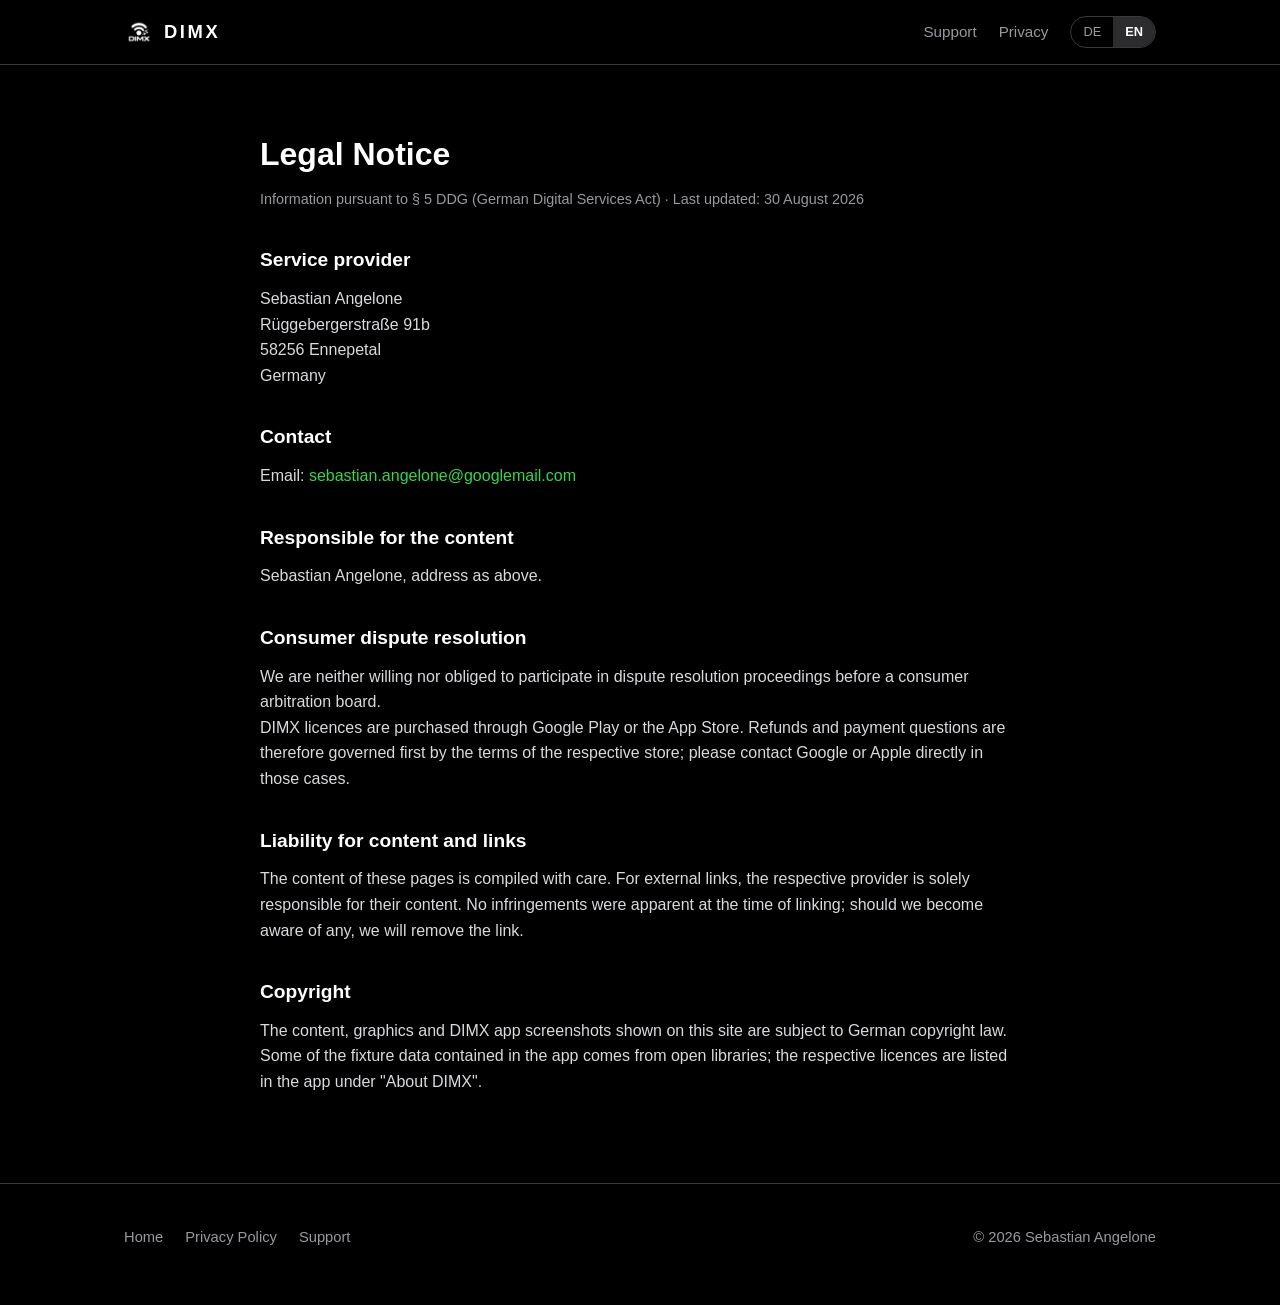
<file: impressum.html>
<!DOCTYPE html>
<html lang="de" data-lang="de">
<head>
  <meta charset="utf-8">
  <meta name="viewport" content="width=device-width, initial-scale=1">
  <title>Impressum · Legal Notice — DIMX</title>
  <meta name="description" content="Impressum und Anbieterkennzeichnung der DIMX App. Legal notice for the DIMX app.">
  <link rel="icon" type="image/png" href="assets/icon.png">
  <link rel="stylesheet" href="style.css?v=3">
  <script src="lang.js?v=3"></script>
</head>
<body>

<header>
  <div class="wrap nav">
    <a class="brand" href="index.html"><img src="assets/icon.png" alt="DIMX icon">DIMX</a>
    <nav class="links">
      <a href="support.html">Support</a>
      <a href="privacy.html" lang-de>Datenschutz</a>
      <a href="privacy.html" lang-en>Privacy</a>
      <div class="lang-switch" role="group" aria-label="Language">
        <button type="button" data-lang="de" onclick="setLang('de')">DE</button>
        <button type="button" data-lang="en" onclick="setLang('en')">EN</button>
      </div>
    </nav>
  </div>
</header>

<main class="wrap legal">

  <!-- ── Deutsch ─────────────────────────────────────────── -->
  <div lang-de>
    <h1>Impressum</h1>
    <p class="updated">Angaben gemäß § 5 DDG · Stand: 30. August 2026</p>

    <h2>Diensteanbieter</h2>
    <p>Sebastian Angelone<br>
    Rüggebergerstraße 91b<br>
    58256 Ennepetal<br>
    Deutschland</p>

    <h2>Kontakt</h2>
    <p>E-Mail: <a href="mailto:sebastian.angelone@googlemail.com">sebastian.angelone@googlemail.com</a></p>
    <!-- Optional: Telefonnummer ergänzen. § 5 DDG verlangt eine schnelle elektronische
         Kontaktaufnahme; eine zügig beantwortete E-Mail-Adresse genügt dafür. -->

    <!-- Sobald eine USt-IdNr. vorliegt, diesen Abschnitt einfügen:
    <h2>Umsatzsteuer</h2>
    <p>Umsatzsteuer-Identifikationsnummer gemäß § 27a UStG: DE000000000</p>
    -->

    <h2>Verantwortlich für den Inhalt</h2>
    <p>Sebastian Angelone, Anschrift wie oben.</p>

    <h2>Verbraucherstreitbeilegung</h2>
    <p>Wir sind nicht bereit und nicht verpflichtet, an Streitbeilegungsverfahren vor einer
    Verbraucherschlichtungsstelle teilzunehmen.</p>
    <p>Käufe der DIMX-Lizenzen werden über Google Play bzw. den App Store abgewickelt. Für
    Rückerstattungen und Zahlungsfragen gelten daher zuerst die Bedingungen des jeweiligen Stores;
    wende dich in diesen Fällen bitte direkt an Google oder Apple.</p>

    <h2>Haftung für Inhalte und Links</h2>
    <p>Die Inhalte dieser Seiten werden mit Sorgfalt erstellt. Für externe Links gilt: Für deren
    Inhalte ist ausschließlich der jeweilige Anbieter verantwortlich. Zum Zeitpunkt der Verlinkung
    waren keine Rechtsverstöße erkennbar; werden uns solche bekannt, entfernen wir den Link.</p>

    <h2>Urheberrecht</h2>
    <p>Die auf dieser Seite gezeigten Inhalte, Grafiken und Screenshots der DIMX-App unterliegen
    dem deutschen Urheberrecht. Die in der App enthaltenen Fixture-Daten stammen teilweise aus
    offenen Bibliotheken; die jeweiligen Lizenzen sind in der App unter „Über DIMX" aufgeführt.</p>
  </div>

  <!-- ── English ─────────────────────────────────────────── -->
  <div lang-en>
    <h1>Legal Notice</h1>
    <p class="updated">Information pursuant to § 5 DDG (German Digital Services Act) &middot; Last updated: 30 August 2026</p>

    <h2>Service provider</h2>
    <p>Sebastian Angelone<br>
    Rüggebergerstraße 91b<br>
    58256 Ennepetal<br>
    Germany</p>

    <h2>Contact</h2>
    <p>Email: <a href="mailto:sebastian.angelone@googlemail.com">sebastian.angelone@googlemail.com</a></p>

    <h2>Responsible for the content</h2>
    <p>Sebastian Angelone, address as above.</p>

    <h2>Consumer dispute resolution</h2>
    <p>We are neither willing nor obliged to participate in dispute resolution proceedings before
    a consumer arbitration board.</p>
    <p>DIMX licences are purchased through Google Play or the App Store. Refunds and payment
    questions are therefore governed first by the terms of the respective store; please contact
    Google or Apple directly in those cases.</p>

    <h2>Liability for content and links</h2>
    <p>The content of these pages is compiled with care. For external links, the respective
    provider is solely responsible for their content. No infringements were apparent at the time
    of linking; should we become aware of any, we will remove the link.</p>

    <h2>Copyright</h2>
    <p>The content, graphics and DIMX app screenshots shown on this site are subject to German
    copyright law. Some of the fixture data contained in the app comes from open libraries; the
    respective licences are listed in the app under "About DIMX".</p>
  </div>

</main>

<footer>
  <div class="wrap">
    <div class="foot-links">
      <a href="index.html" lang-de>Startseite</a>
      <a href="index.html" lang-en>Home</a>
      <a href="privacy.html" lang-de>Datenschutz</a>
      <a href="privacy.html" lang-en>Privacy Policy</a>
      <a href="support.html">Support</a>
    </div>
    <span class="copyright">© 2026 Sebastian Angelone</span>
  </div>
</footer>

</body>
</html>
</file>
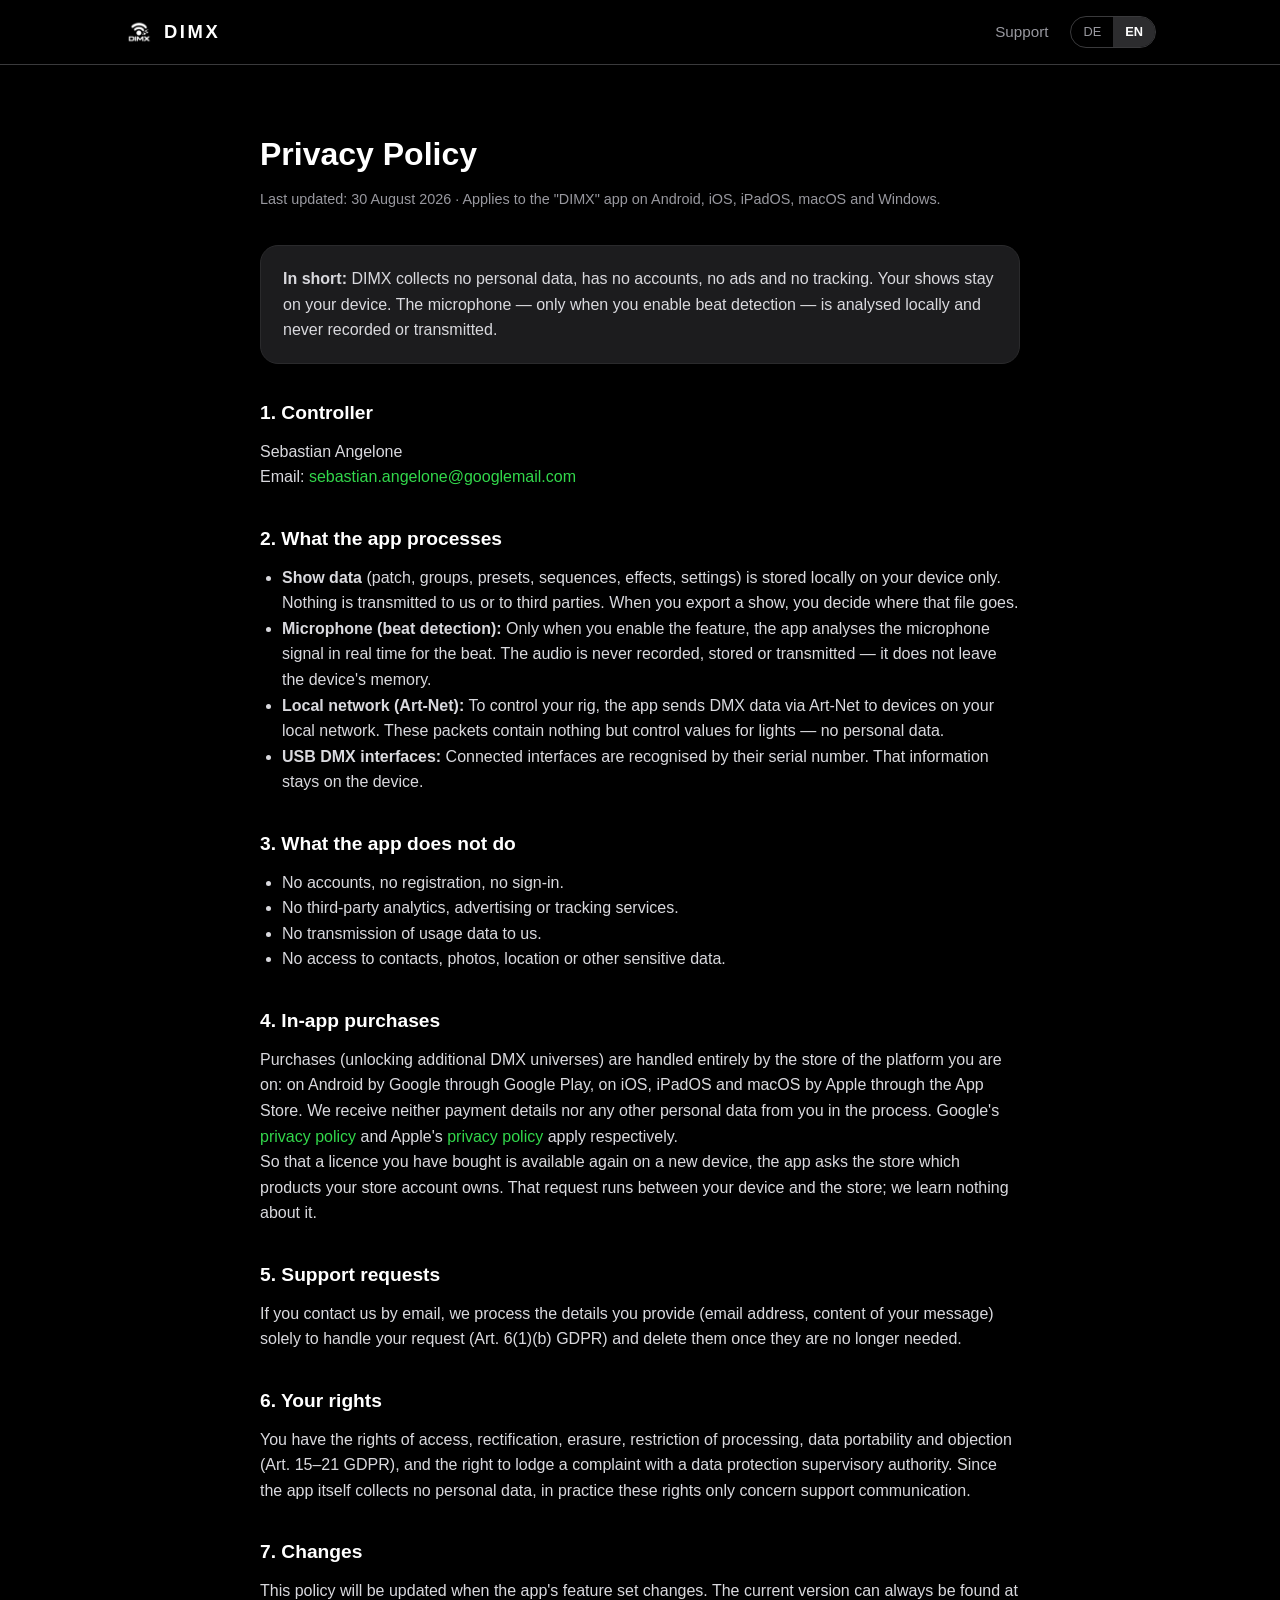
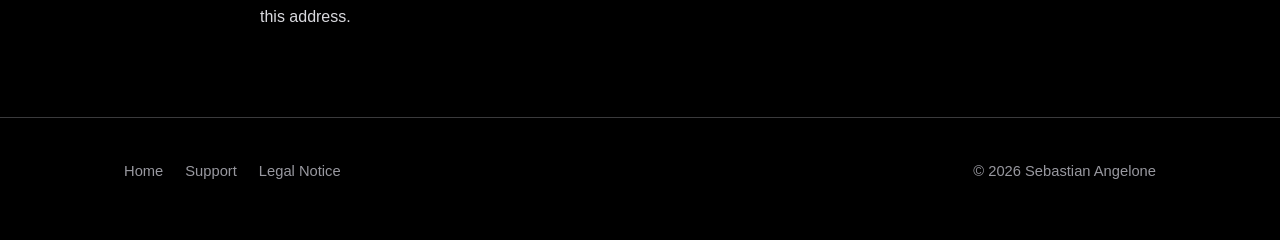
<file: privacy.html>
<!DOCTYPE html>
<html lang="de" data-lang="de">
<head>
  <meta charset="utf-8">
  <meta name="viewport" content="width=device-width, initial-scale=1">
  <title>Datenschutz · Privacy — DIMX</title>
  <meta name="description" content="Datenschutzerklärung der DIMX App. Privacy policy of the DIMX app.">
  <link rel="icon" type="image/png" href="assets/icon.png">
  <link rel="stylesheet" href="style.css?v=3">
  <script src="lang.js?v=3"></script>
</head>
<body>

<header>
  <div class="wrap nav">
    <a class="brand" href="index.html"><img src="assets/icon.png" alt="DIMX icon">DIMX</a>
    <nav class="links">
      <a href="support.html">Support</a>
      <div class="lang-switch" role="group" aria-label="Language">
        <button type="button" data-lang="de" onclick="setLang('de')">DE</button>
        <button type="button" data-lang="en" onclick="setLang('en')">EN</button>
      </div>
    </nav>
  </div>
</header>

<main class="wrap legal">

  <!-- ── Deutsch ─────────────────────────────────────────── -->
  <div lang-de>
    <h1>Datenschutzerklärung</h1>
    <p class="updated">Stand: 30. August 2026 · Gilt für die App „DIMX" auf Android, iOS, iPadOS, macOS und Windows.</p>

    <div class="box">
      <p><strong>Kurz gesagt:</strong> DIMX erhebt keine personenbezogenen Daten, legt keine Konten an,
      enthält keine Werbung und kein Tracking. Deine Shows bleiben auf deinem Gerät.
      Das Mikrofon wird — nur wenn du die Beat-Erkennung einschaltest — lokal ausgewertet
      und nie aufgezeichnet oder übertragen.</p>
    </div>

    <h2>1. Verantwortlicher</h2>
    <p>Sebastian Angelone<br>
    E-Mail: <a href="mailto:sebastian.angelone@googlemail.com">sebastian.angelone@googlemail.com</a></p>

    <h2>2. Welche Daten die App verarbeitet</h2>
    <ul>
      <li><strong>Show-Daten</strong> (Patch, Gruppen, Presets, Sequenzen, Effekte, Einstellungen):
      werden ausschließlich lokal auf deinem Gerät gespeichert. Es findet keine Übertragung an uns
      oder Dritte statt. Exportierst du eine Show, entscheidest du selbst, wohin die Datei geht.</li>
      <li><strong>Mikrofon (Beat-Erkennung):</strong> Nur wenn du die Funktion aktivierst, analysiert die
      App das Mikrofonsignal in Echtzeit auf den Takt. Das Audio wird dabei weder aufgezeichnet noch
      gespeichert noch übertragen — es verlässt den Arbeitsspeicher des Geräts nicht.</li>
      <li><strong>Lokales Netzwerk (Art-Net):</strong> Zum Steuern deiner Lichtanlage sendet die App
      DMX-Daten per Art-Net an Geräte in deinem lokalen Netzwerk. Diese Pakete enthalten
      ausschließlich Steuerwerte für Lampen, keine personenbezogenen Daten.</li>
      <li><strong>USB-DMX-Interfaces:</strong> Angeschlossene Interfaces werden anhand ihrer
      Seriennummer wiedererkannt. Diese Information bleibt auf dem Gerät.</li>
    </ul>

    <h2>3. Was die App nicht tut</h2>
    <ul>
      <li>Keine Konten, keine Registrierung, keine Anmeldung.</li>
      <li>Keine Analyse-, Werbe- oder Tracking-Dienste von Drittanbietern.</li>
      <li>Keine Übertragung von Nutzungsdaten an uns.</li>
      <li>Kein Zugriff auf Kontakte, Fotos, Standort oder andere sensible Daten.</li>
    </ul>

    <h2>4. In-App-Käufe</h2>
    <p>Käufe (Freischaltung weiterer DMX-Universen) werden vollständig vom Store der jeweiligen
    Plattform abgewickelt: auf Android von Google über Google Play, auf iOS, iPadOS und macOS von
    Apple über den App Store. Wir erhalten dabei weder Zahlungsdaten noch andere personenbezogene
    Daten von dir. Es gelten die
    <a href="https://policies.google.com/privacy" rel="noopener">Datenschutzerklärung von Google</a>
    bzw. die
    <a href="https://www.apple.com/legal/privacy/" rel="noopener">Datenschutzrichtlinie von Apple</a>.</p>

    <p>Damit eine einmal gekaufte Lizenz auf einem neuen Gerät wieder zur Verfügung steht, fragt die
    App beim Store nach, welche Produkte dein Store-Konto besitzt. Diese Abfrage läuft zwischen
    deinem Gerät und dem Store; wir erfahren davon nichts.</p>

    <h2>5. Support-Anfragen</h2>
    <p>Wenn du uns per E-Mail kontaktierst, verarbeiten wir die von dir übermittelten Angaben
    (E-Mail-Adresse, Inhalt der Nachricht) ausschließlich zur Bearbeitung deiner Anfrage
    (Art. 6 Abs. 1 lit. b DSGVO) und löschen sie, sobald sie nicht mehr benötigt werden.</p>

    <h2>6. Deine Rechte</h2>
    <p>Dir stehen die Rechte auf Auskunft, Berichtigung, Löschung, Einschränkung der Verarbeitung,
    Datenübertragbarkeit und Widerspruch zu (Art. 15–21 DSGVO) sowie das Recht auf Beschwerde bei
    einer Datenschutz-Aufsichtsbehörde. Da die App selbst keine personenbezogenen Daten erhebt,
    betreffen diese Rechte in der Praxis nur die Support-Kommunikation.</p>

    <h2>7. Änderungen</h2>
    <p>Diese Erklärung wird angepasst, wenn sich der Funktionsumfang der App ändert. Die jeweils
    aktuelle Fassung findest du unter dieser Adresse.</p>
  </div>

  <!-- ── English ─────────────────────────────────────────── -->
  <div lang-en>
    <h1>Privacy Policy</h1>
    <p class="updated">Last updated: 30 August 2026 &middot; Applies to the "DIMX" app on Android, iOS, iPadOS, macOS and Windows.</p>

    <div class="box">
      <p><strong>In short:</strong> DIMX collects no personal data, has no accounts, no ads and no
      tracking. Your shows stay on your device. The microphone — only when you enable beat
      detection — is analysed locally and never recorded or transmitted.</p>
    </div>

    <h2>1. Controller</h2>
    <p>Sebastian Angelone<br>
    Email: <a href="mailto:sebastian.angelone@googlemail.com">sebastian.angelone@googlemail.com</a></p>

    <h2>2. What the app processes</h2>
    <ul>
      <li><strong>Show data</strong> (patch, groups, presets, sequences, effects, settings) is stored
      locally on your device only. Nothing is transmitted to us or to third parties. When you export
      a show, you decide where that file goes.</li>
      <li><strong>Microphone (beat detection):</strong> Only when you enable the feature, the app
      analyses the microphone signal in real time for the beat. The audio is never recorded, stored
      or transmitted — it does not leave the device's memory.</li>
      <li><strong>Local network (Art-Net):</strong> To control your rig, the app sends DMX data via
      Art-Net to devices on your local network. These packets contain nothing but control values for
      lights — no personal data.</li>
      <li><strong>USB DMX interfaces:</strong> Connected interfaces are recognised by their serial
      number. That information stays on the device.</li>
    </ul>

    <h2>3. What the app does not do</h2>
    <ul>
      <li>No accounts, no registration, no sign-in.</li>
      <li>No third-party analytics, advertising or tracking services.</li>
      <li>No transmission of usage data to us.</li>
      <li>No access to contacts, photos, location or other sensitive data.</li>
    </ul>

    <h2>4. In-app purchases</h2>
    <p>Purchases (unlocking additional DMX universes) are handled entirely by the store of the
    platform you are on: on Android by Google through Google Play, on iOS, iPadOS and macOS by
    Apple through the App Store. We receive neither payment details nor any other personal data
    from you in the process. Google's
    <a href="https://policies.google.com/privacy" rel="noopener">privacy policy</a> and Apple's
    <a href="https://www.apple.com/legal/privacy/" rel="noopener">privacy policy</a> apply
    respectively.</p>

    <p>So that a licence you have bought is available again on a new device, the app asks the store
    which products your store account owns. That request runs between your device and the store; we
    learn nothing about it.</p>

    <h2>5. Support requests</h2>
    <p>If you contact us by email, we process the details you provide (email address, content of
    your message) solely to handle your request (Art. 6(1)(b) GDPR) and delete them once they are
    no longer needed.</p>

    <h2>6. Your rights</h2>
    <p>You have the rights of access, rectification, erasure, restriction of processing, data
    portability and objection (Art. 15–21 GDPR), and the right to lodge a complaint with a data
    protection supervisory authority. Since the app itself collects no personal data, in practice
    these rights only concern support communication.</p>

    <h2>7. Changes</h2>
    <p>This policy will be updated when the app's feature set changes. The current version can
    always be found at this address.</p>
  </div>

</main>

<footer>
  <div class="wrap">
    <div class="foot-links">
      <a href="index.html" lang-de>Startseite</a>
      <a href="index.html" lang-en>Home</a>
      <a href="support.html">Support</a>
      <a href="impressum.html" lang-de>Impressum</a>
      <a href="impressum.html" lang-en>Legal Notice</a>
    </div>
    <span class="copyright">© 2026 Sebastian Angelone</span>
  </div>
</footer>

</body>
</html>
</file>
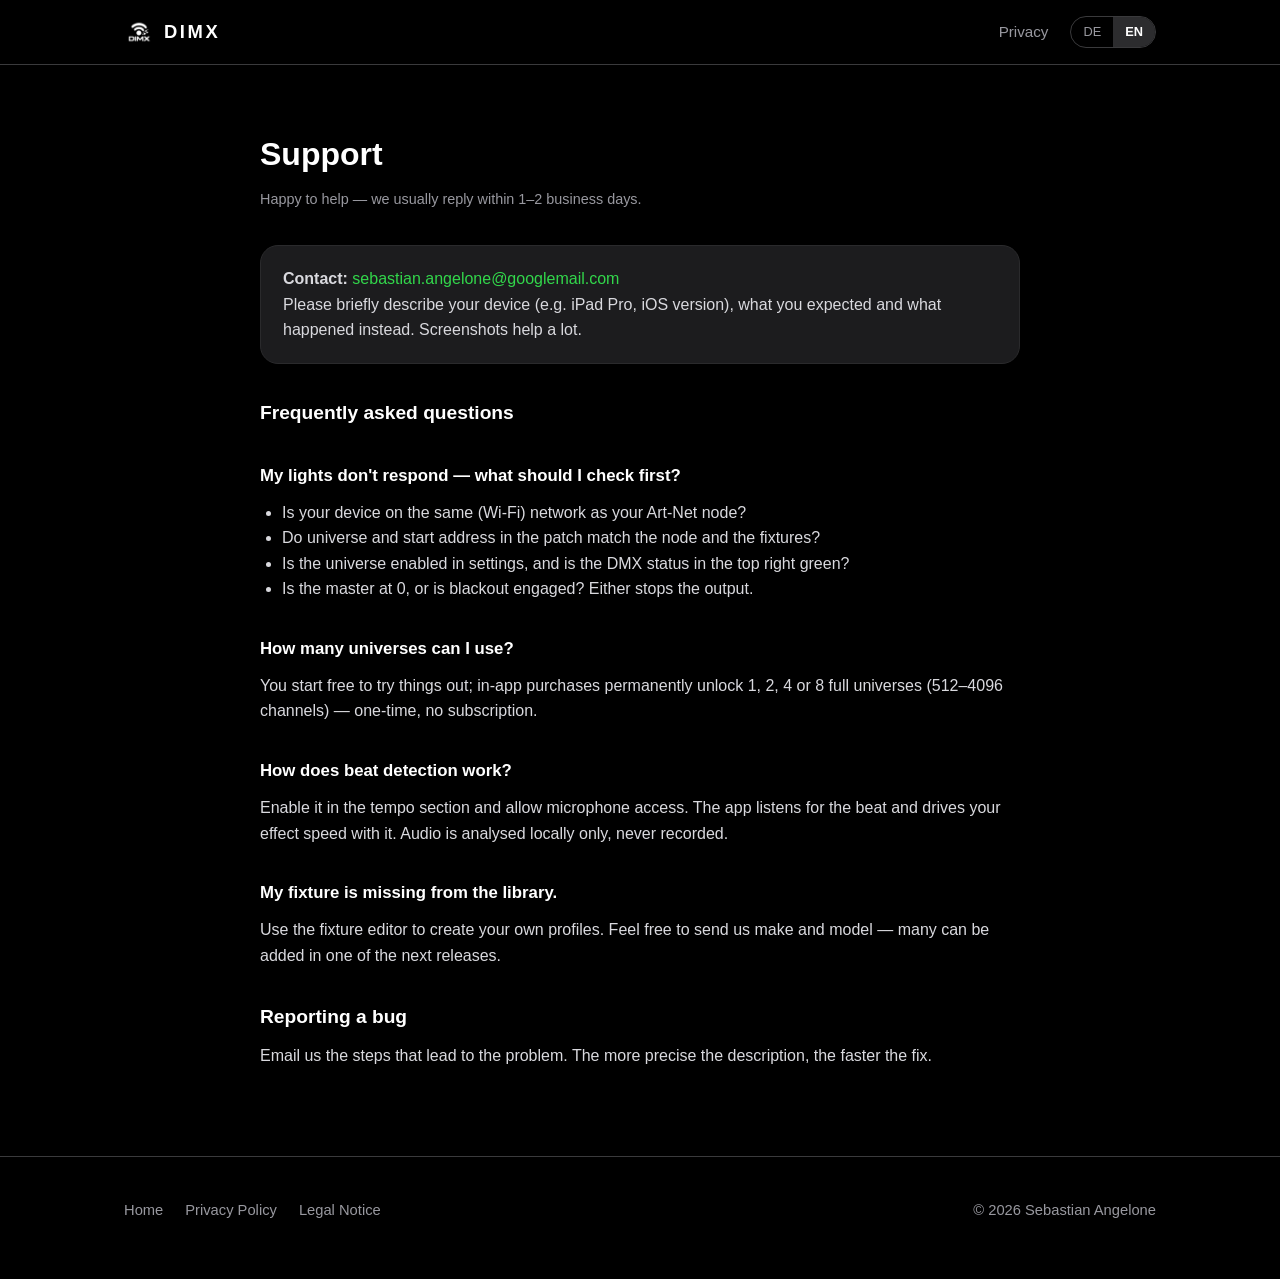
<file: support.html>
<!DOCTYPE html>
<html lang="de" data-lang="de">
<head>
  <meta charset="utf-8">
  <meta name="viewport" content="width=device-width, initial-scale=1">
  <title>Support — DIMX</title>
  <meta name="description" content="Hilfe und Kontakt zur DIMX App. Help and contact for the DIMX app.">
  <link rel="icon" type="image/png" href="assets/icon.png">
  <link rel="stylesheet" href="style.css?v=3">
  <script src="lang.js?v=3"></script>
</head>
<body>

<header>
  <div class="wrap nav">
    <a class="brand" href="index.html"><img src="assets/icon.png" alt="DIMX icon">DIMX</a>
    <nav class="links">
      <a href="privacy.html" lang-de>Datenschutz</a>
      <a href="privacy.html" lang-en>Privacy</a>
      <div class="lang-switch" role="group" aria-label="Language">
        <button type="button" data-lang="de" onclick="setLang('de')">DE</button>
        <button type="button" data-lang="en" onclick="setLang('en')">EN</button>
      </div>
    </nav>
  </div>
</header>

<main class="wrap legal">

  <!-- ── Deutsch ─────────────────────────────────────────── -->
  <div lang-de>
    <h1>Support</h1>
    <p class="updated">Wir helfen gern — meist antworten wir innerhalb von 1–2 Werktagen.</p>

    <div class="box">
      <p><strong>Kontakt:</strong>
      <a href="mailto:sebastian.angelone@googlemail.com?subject=DIMX%20Support">sebastian.angelone@googlemail.com</a></p>
      <p>Bitte beschreibe kurz dein Gerät (z.&nbsp;B. iPad Pro, iOS-Version), was du erwartet hast
      und was stattdessen passiert ist. Screenshots helfen enorm.</p>
    </div>

    <h2>Häufige Fragen</h2>

    <h2 style="font-size:1.05rem">Meine Lampen reagieren nicht — was prüfe ich zuerst?</h2>
    <ul>
      <li>Ist dein Gerät im selben (W)LAN wie dein Art-Net-Node?</li>
      <li>Stimmen Universum und Startadresse im Patch mit dem Node und den Lampen überein?</li>
      <li>Ist das Universum in den Einstellungen aktiviert und der DMX-Status oben rechts grün?</li>
      <li>Steht der Master auf 0 oder ist Blackout aktiv? Beides hält die Ausgabe an.</li>
    </ul>

    <h2 style="font-size:1.05rem">Wie viele Universen kann ich nutzen?</h2>
    <p>Kostenlos startest du zum Ausprobieren; per In-App-Kauf schaltest du 1, 2, 4 oder 8
    volle Universen (512–4096 Kanäle) dauerhaft frei — einmalig, kein Abo.</p>

    <h2 style="font-size:1.05rem">Wie funktioniert die Beat-Erkennung?</h2>
    <p>Aktiviere sie im Tempo-Bereich und erlaube den Mikrofonzugriff. Die App hört den Takt
    und treibt damit die Geschwindigkeit deiner Effekte. Das Audio wird nur lokal analysiert,
    nie aufgezeichnet.</p>

    <h2 style="font-size:1.05rem">Mein Gerät fehlt in der Bibliothek.</h2>
    <p>Über den Fixture-Editor legst du eigene Profile an. Schick uns gern Hersteller und
    Modell — vieles lässt sich in einer der nächsten Versionen ergänzen.</p>

    <h2>Fehler melden</h2>
    <p>Schreib uns eine E-Mail mit den Schritten, die zum Fehler führen. Je genauer die
    Beschreibung, desto schneller die Lösung.</p>
  </div>

  <!-- ── English ─────────────────────────────────────────── -->
  <div lang-en>
    <h1>Support</h1>
    <p class="updated">Happy to help — we usually reply within 1–2 business days.</p>

    <div class="box">
      <p><strong>Contact:</strong>
      <a href="mailto:sebastian.angelone@googlemail.com?subject=DIMX%20Support">sebastian.angelone@googlemail.com</a></p>
      <p>Please briefly describe your device (e.g. iPad Pro, iOS version), what you expected
      and what happened instead. Screenshots help a lot.</p>
    </div>

    <h2>Frequently asked questions</h2>

    <h2 style="font-size:1.05rem">My lights don't respond — what should I check first?</h2>
    <ul>
      <li>Is your device on the same (Wi-Fi) network as your Art-Net node?</li>
      <li>Do universe and start address in the patch match the node and the fixtures?</li>
      <li>Is the universe enabled in settings, and is the DMX status in the top right green?</li>
      <li>Is the master at 0, or is blackout engaged? Either stops the output.</li>
    </ul>

    <h2 style="font-size:1.05rem">How many universes can I use?</h2>
    <p>You start free to try things out; in-app purchases permanently unlock 1, 2, 4 or 8 full
    universes (512–4096 channels) — one-time, no subscription.</p>

    <h2 style="font-size:1.05rem">How does beat detection work?</h2>
    <p>Enable it in the tempo section and allow microphone access. The app listens for the beat
    and drives your effect speed with it. Audio is analysed locally only, never recorded.</p>

    <h2 style="font-size:1.05rem">My fixture is missing from the library.</h2>
    <p>Use the fixture editor to create your own profiles. Feel free to send us make and model —
    many can be added in one of the next releases.</p>

    <h2>Reporting a bug</h2>
    <p>Email us the steps that lead to the problem. The more precise the description, the faster
    the fix.</p>
  </div>

</main>

<footer>
  <div class="wrap">
    <div class="foot-links">
      <a href="index.html" lang-de>Startseite</a>
      <a href="index.html" lang-en>Home</a>
      <a href="privacy.html" lang-de>Datenschutz</a>
      <a href="privacy.html" lang-en>Privacy Policy</a>
      <a href="impressum.html" lang-de>Impressum</a>
      <a href="impressum.html" lang-en>Legal Notice</a>
    </div>
    <span class="copyright">© 2026 Sebastian Angelone</span>
  </div>
</footer>

</body>
</html>
</file>
<file: style.css>
/* DIMX site — the desk's own look: black stage, raised surfaces, green live. */

:root {
  --bg: #000000;
  --surface: #1c1c1e;
  --surface-raised: #2c2c2e;
  --hairline: #3a3a3c;
  --accent: #32d74b;
  --accent-dim: rgba(50, 215, 75, 0.14);
  --blue: #0a84ff;
  --danger: #ff453a;
  --text: #ffffff;
  --text-dim: #98989f;
  --radius: 18px;
  --maxw: 1080px;
}

* { margin: 0; padding: 0; box-sizing: border-box; }

/* The width/height attributes on every img reserve layout space; without
   this rule they would also freeze the height and distort the picture. */
img { max-width: 100%; height: auto; }

html { scroll-behavior: smooth; }

body {
  background: var(--bg);
  color: var(--text);
  font-family: -apple-system, BlinkMacSystemFont, "Segoe UI", Roboto,
    "Helvetica Neue", Arial, sans-serif;
  line-height: 1.6;
  -webkit-font-smoothing: antialiased;
}

a { color: var(--accent); text-decoration: none; }
a:hover { text-decoration: underline; }

.wrap { max-width: var(--maxw); margin: 0 auto; padding: 0 24px; }

/* ── Header ─────────────────────────────────────────────── */

header {
  position: sticky;
  top: 0;
  z-index: 10;
  background: rgba(0, 0, 0, 0.82);
  backdrop-filter: blur(18px);
  -webkit-backdrop-filter: blur(18px);
  border-bottom: 1px solid var(--hairline);
}

.nav {
  display: flex;
  align-items: center;
  gap: 16px;
  height: 64px;
}

.nav .brand {
  display: flex;
  align-items: center;
  gap: 10px;
  font-weight: 700;
  font-size: 1.15rem;
  letter-spacing: 0.14em;
  color: var(--text);
}
.nav .brand:hover { text-decoration: none; }
.nav .brand img { width: 30px; height: 30px; border-radius: 7px; }

.nav .links {
  margin-left: auto;
  display: flex;
  align-items: center;
  gap: 22px;
  font-size: 0.95rem;
}
.nav .links a { color: var(--text-dim); }
.nav .links a:hover { color: var(--text); text-decoration: none; }

.lang-switch {
  display: flex;
  border: 1px solid var(--hairline);
  border-radius: 999px;
  overflow: hidden;
  font-size: 0.8rem;
}
.lang-switch button {
  background: none;
  border: none;
  color: var(--text-dim);
  padding: 5px 12px;
  cursor: pointer;
  font: inherit;
  font-size: 0.8rem;
}
.lang-switch button.active {
  background: var(--surface-raised);
  color: var(--text);
  font-weight: 600;
}

/* ── Language toggle ────────────────────────────────────── */

[lang-de], [lang-en] { display: none; }
html[data-lang="de"] [lang-de] { display: revert; }
html[data-lang="en"] [lang-en] { display: revert; }

/* ── Hero ───────────────────────────────────────────────── */

.hero {
  position: relative;
  padding: 88px 0 64px;
  overflow: hidden;
}

.hero::before {
  content: "";
  position: absolute;
  inset: -40% -20% auto;
  height: 120%;
  background:
    radial-gradient(560px 420px at 18% 18%, rgba(10, 132, 255, 0.16), transparent 68%),
    radial-gradient(640px 480px at 82% 8%, rgba(50, 215, 75, 0.13), transparent 68%),
    radial-gradient(460px 380px at 55% 90%, rgba(191, 90, 242, 0.10), transparent 70%);
  pointer-events: none;
}

.hero .wrap {
  position: relative;
  display: grid;
  grid-template-columns: 1.15fr 0.85fr;
  gap: 48px;
  align-items: center;
}

.hero .copy h1 {
  font-size: clamp(2.3rem, 5vw, 3.4rem);
  line-height: 1.12;
  font-weight: 800;
  letter-spacing: -0.02em;
}

.hero .copy h1 em {
  font-style: normal;
  color: var(--accent);
}

.hero .copy p.lead {
  margin-top: 18px;
  font-size: 1.15rem;
  color: var(--text-dim);
  max-width: 34em;
}

.hero .badges {
  margin-top: 30px;
  display: flex;
  flex-wrap: wrap;
  gap: 12px;
  align-items: center;
}

.badge-soon {
  display: inline-flex;
  align-items: center;
  gap: 8px;
  border: 1px solid var(--hairline);
  background: var(--surface);
  color: var(--text-dim);
  border-radius: 999px;
  padding: 9px 18px;
  font-size: 0.9rem;
}
.badge-soon .dot {
  width: 8px;
  height: 8px;
  border-radius: 50%;
  background: var(--accent);
  box-shadow: 0 0 10px var(--accent);
}

.hero .phone {
  justify-self: center;
  width: min(300px, 80%);
  border-radius: 38px;
  border: 1px solid var(--hairline);
  box-shadow:
    0 0 0 10px #0d0d0f,
    0 0 0 11px var(--hairline),
    0 34px 80px rgba(0, 0, 0, 0.8),
    0 0 120px rgba(50, 215, 75, 0.08);
  overflow: hidden;
}
.hero .phone img { display: block; width: 100%; height: auto; }

/* ── Sections ───────────────────────────────────────────── */

section { padding: 72px 0; }
section.alt { background: #0b0b0d; border-block: 1px solid #151517; }

.section-head { max-width: 640px; margin-bottom: 44px; }
.section-head h2 {
  font-size: clamp(1.6rem, 3.4vw, 2.2rem);
  font-weight: 750;
  letter-spacing: -0.01em;
}
.section-head p { margin-top: 10px; color: var(--text-dim); }

/* Features */

.grid {
  display: grid;
  grid-template-columns: repeat(auto-fit, minmax(240px, 1fr));
  gap: 18px;
}

.card {
  background: var(--surface);
  border: 1px solid #2a2a2c;
  border-radius: var(--radius);
  padding: 24px 22px;
}
.card .ico {
  width: 42px;
  height: 42px;
  border-radius: 12px;
  display: grid;
  place-items: center;
  background: var(--surface-raised);
  margin-bottom: 16px;
  font-size: 1.2rem;
}
.card .ico svg { width: 22px; height: 22px; }
.card h3 { font-size: 1.05rem; margin-bottom: 6px; }
.card p { color: var(--text-dim); font-size: 0.95rem; }

/* Screens */

.screens {
  display: grid;
  grid-template-columns: repeat(3, 1fr);
  gap: 26px;
  align-items: start;
}
.screens figure { text-align: center; }
.screens img {
  width: 100%;
  height: auto;
  border-radius: 26px;
  border: 1px solid var(--hairline);
  box-shadow: 0 20px 60px rgba(0, 0, 0, 0.65);
}
.screens figcaption {
  margin-top: 14px;
  color: var(--text-dim);
  font-size: 0.92rem;
}

.ipad-shot { margin-top: 40px; text-align: center; }
.ipad-shot img {
  width: min(760px, 100%);
  height: auto;
  border-radius: 22px;
  border: 1px solid var(--hairline);
  box-shadow: 0 24px 70px rgba(0, 0, 0, 0.7);
}
.ipad-shot figcaption { margin-top: 14px; color: var(--text-dim); font-size: 0.92rem; }

/* Pricing */

.tiers {
  display: grid;
  grid-template-columns: repeat(auto-fit, minmax(190px, 1fr));
  gap: 18px;
}

.tier {
  background: var(--surface);
  border: 1px solid #2a2a2c;
  border-radius: var(--radius);
  padding: 26px 22px;
  display: flex;
  flex-direction: column;
  gap: 4px;
}
.tier.free { border-color: var(--hairline); }
.tier.hot { border-color: var(--accent); background: linear-gradient(180deg, var(--accent-dim), var(--surface) 55%); }
.tier .name { font-weight: 650; }
.tier .price { font-size: 1.7rem; font-weight: 800; margin: 6px 0 2px; }
.tier .price small { font-size: 0.85rem; color: var(--text-dim); font-weight: 500; }
.tier .desc { color: var(--text-dim); font-size: 0.9rem; }
.tier .tag {
  align-self: flex-start;
  font-size: 0.72rem;
  letter-spacing: 0.08em;
  text-transform: uppercase;
  color: var(--accent);
  background: var(--accent-dim);
  border-radius: 999px;
  padding: 3px 10px;
  margin-bottom: 8px;
}

.pricing-note { margin-top: 22px; color: var(--text-dim); font-size: 0.9rem; }

/* ── Footer ─────────────────────────────────────────────── */

footer {
  border-top: 1px solid var(--hairline);
  padding: 42px 0 56px;
  color: var(--text-dim);
  font-size: 0.92rem;
}
footer .wrap {
  display: flex;
  flex-wrap: wrap;
  gap: 18px 34px;
  align-items: center;
}
footer .foot-links { display: flex; flex-wrap: wrap; gap: 22px; }
footer a { color: var(--text-dim); }
footer a:hover { color: var(--text); }
footer .copyright { margin-left: auto; }

/* ── Legal pages ────────────────────────────────────────── */

.legal { padding: 64px 0 88px; max-width: 760px; }
.legal h1 { font-size: 2rem; margin-bottom: 8px; }
.legal .updated { color: var(--text-dim); font-size: 0.9rem; margin-bottom: 34px; }
.legal h2 { font-size: 1.2rem; margin: 34px 0 10px; }
.legal p, .legal li { color: #d9d9de; }
.legal ul { padding-left: 22px; margin: 10px 0; }
.legal .box {
  background: var(--surface);
  border: 1px solid #2a2a2c;
  border-radius: var(--radius);
  padding: 20px 22px;
  margin: 18px 0;
}

/* ── Responsive ─────────────────────────────────────────── */

@media (max-width: 860px) {
  .hero { padding: 48px 0 40px; }
  .hero .wrap { grid-template-columns: 1fr; gap: 40px; text-align: center; }
  .hero .copy p.lead { margin-inline: auto; }
  .hero .badges { justify-content: center; }
  .hero .phone { width: min(250px, 68%); }
  section { padding: 52px 0; }
  .screens { grid-template-columns: 1fr; gap: 34px; max-width: 300px; margin: 0 auto; }
  .nav { gap: 10px; }
  .nav .links { gap: 12px; font-size: 0.88rem; }
  html[data-lang="de"] .nav .links a.hide-sm,
  html[data-lang="en"] .nav .links a.hide-sm { display: none; }
  .tiers { grid-template-columns: 1fr 1fr; }
  footer .copyright { margin-left: 0; }
}

@media (max-width: 420px) {
  .wrap { padding: 0 18px; }
  .nav .brand { letter-spacing: 0.08em; }
  .tiers { grid-template-columns: 1fr; }
}
</file>
